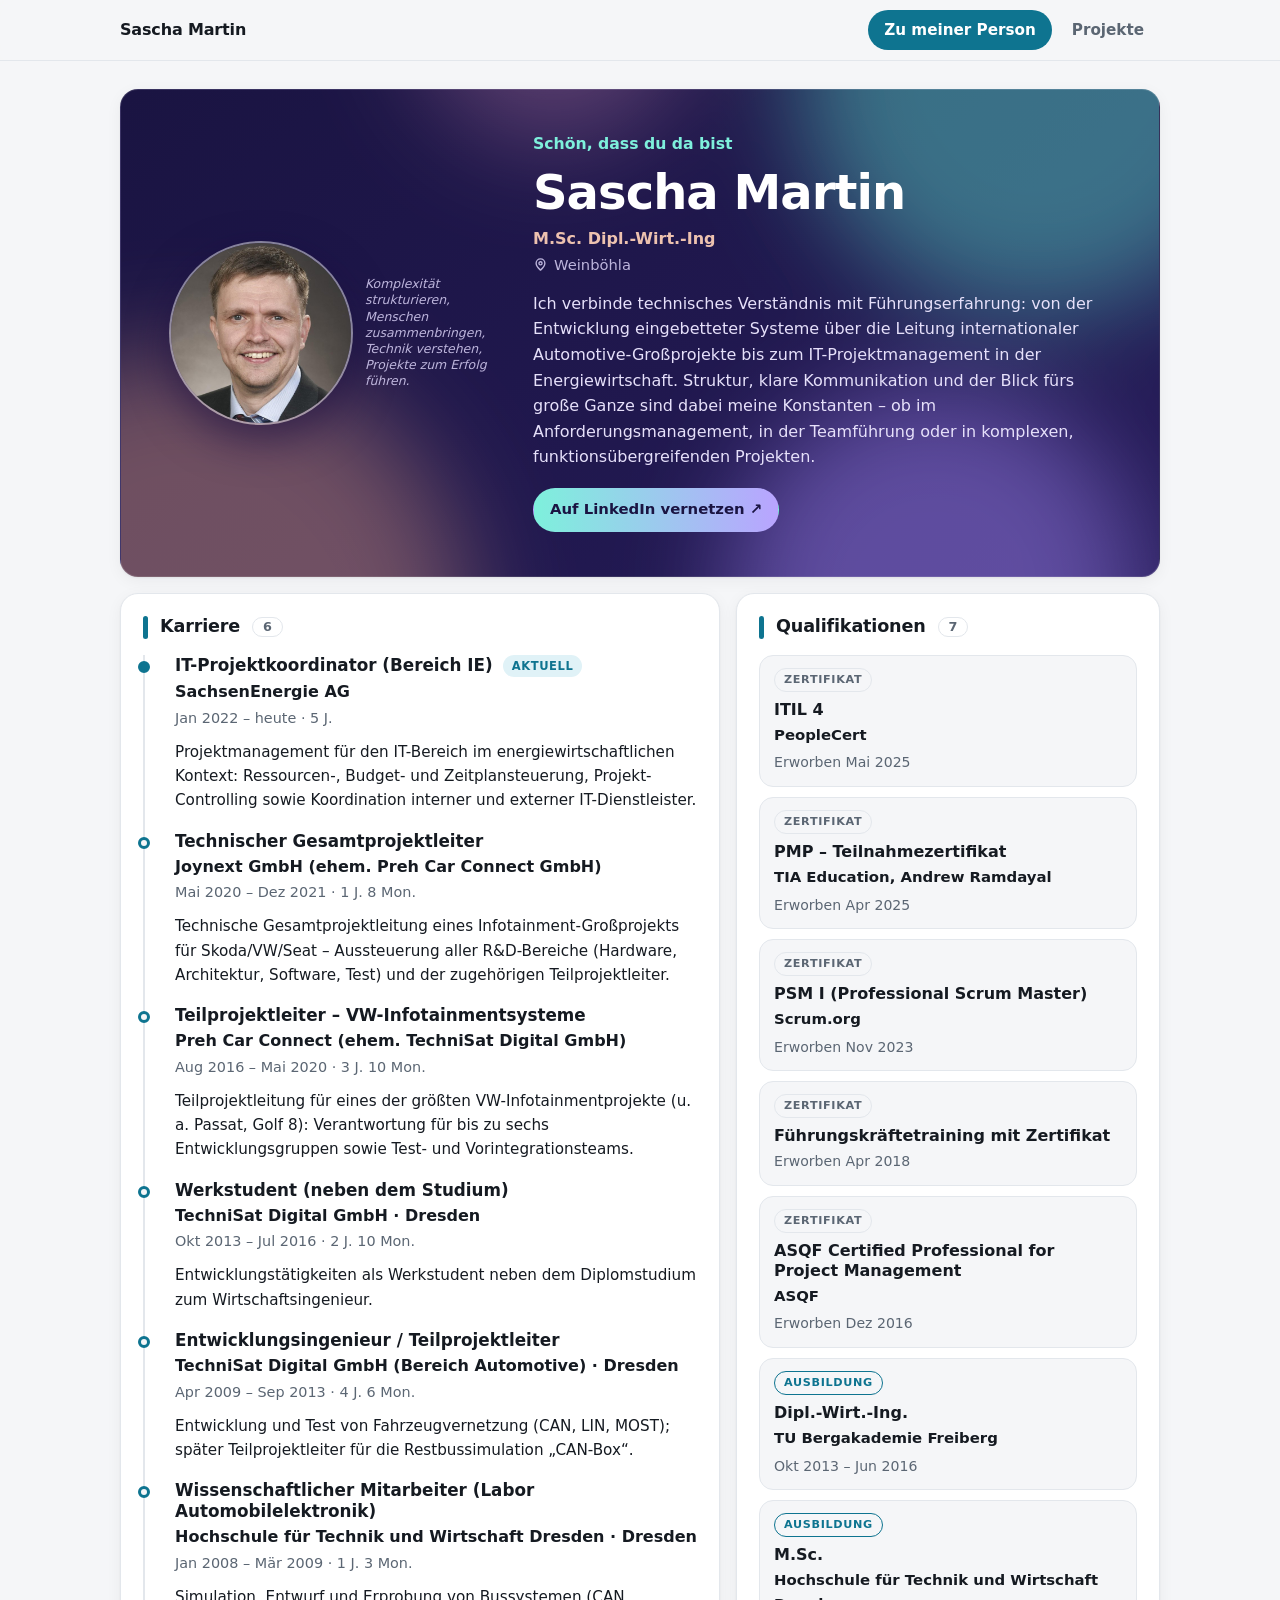
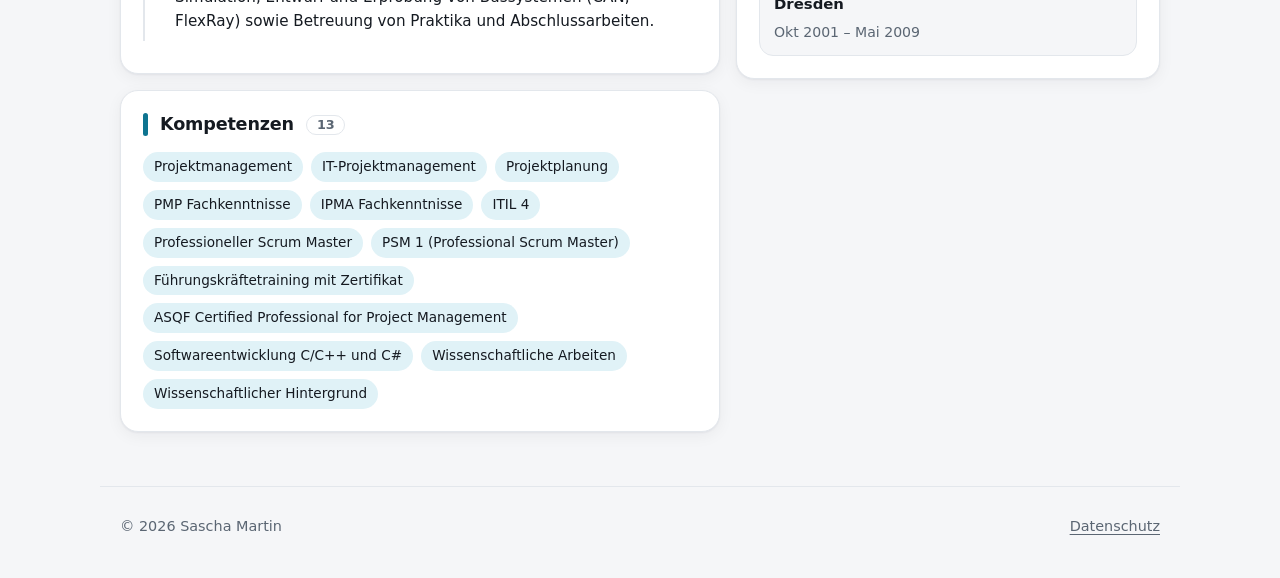
<file: index.html>
<!doctype html>
<html lang="de">
<head>
  <meta charset="utf-8">
  <meta name="viewport" content="width=device-width, initial-scale=1">
  <title>Persönliche Homepage</title>
  <meta name="description" content="Beruflicher Werdegang, Qualifikationen und Kompetenzen – kompakt und aktuell.">
  <meta name="color-scheme" content="light dark">
  <!-- Verhindert versehentliches Nachladen externer Inhalte (Datenschutz) -->
  <meta http-equiv="Content-Security-Policy" content="default-src 'self'; img-src 'self' data:; object-src 'none'; base-uri 'self'; form-action 'none'">
  <link rel="stylesheet" href="css/style.css">
</head>
<body>
  <a class="skip" href="#main">Zum Inhalt springen</a>

  <header class="topbar">
    <div class="wrap topbar-in">
      <a class="brand" id="brand" href="#person">Startseite</a>
      <nav class="tabs" id="tabs" role="tablist" aria-label="Bereiche"></nav>
    </div>
  </header>

  <main class="wrap" id="main" role="tabpanel" tabindex="-1">
    <noscript><p>Diese Seite benötigt JavaScript, um den Inhalt anzuzeigen.</p></noscript>
  </main>

  <footer class="wrap foot">
    <span id="copy"></span>
    <nav aria-label="Rechtliches">
      <a href="datenschutz.html">Datenschutz</a>
    </nav>
  </footer>

  <script src="data/config.js"></script>
  <script src="data/daten.js"></script>
  <script src="data/projekte.js"></script>
  <script src="js/app.js"></script>
</body>
</html>
</file>
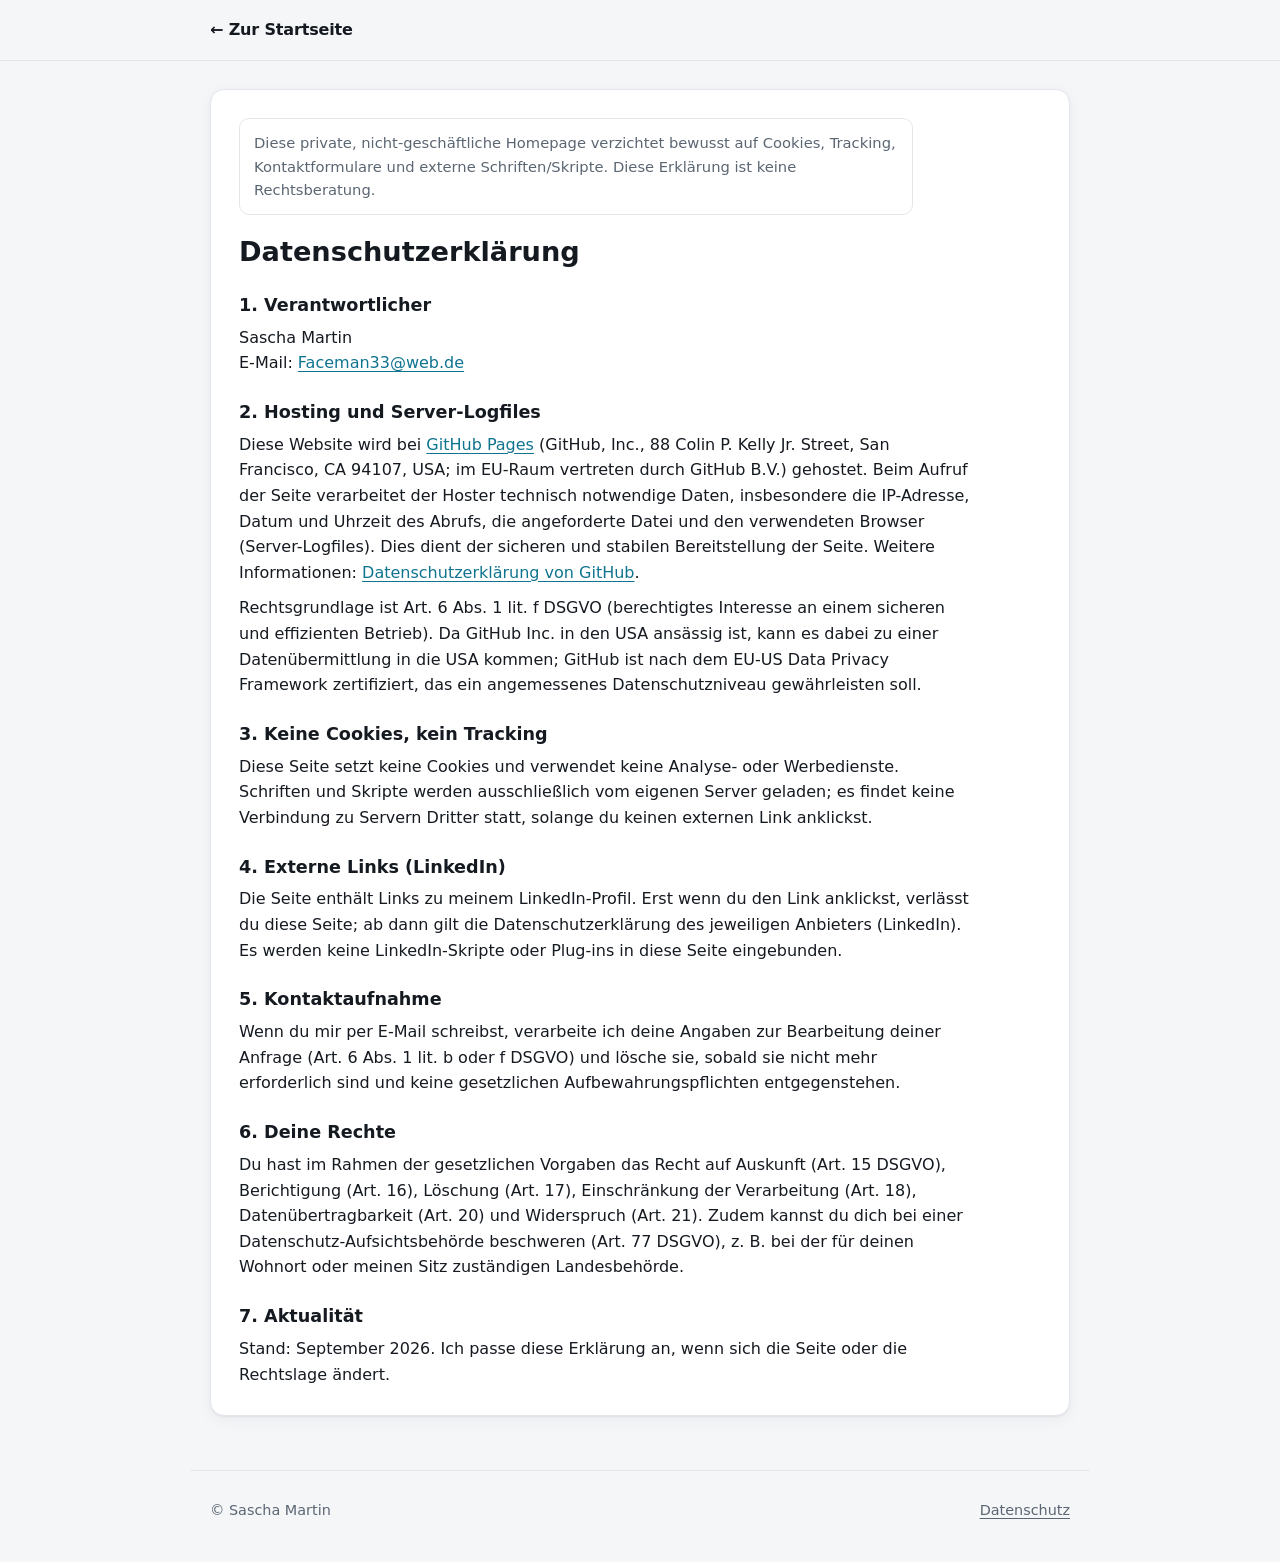
<file: datenschutz.html>
<!doctype html>
<html lang="de">
<head>
  <meta charset="utf-8">
  <meta name="viewport" content="width=device-width, initial-scale=1">
  <title>Datenschutzerklärung</title>
  <meta name="color-scheme" content="light dark">
  <meta http-equiv="Content-Security-Policy" content="default-src 'self'; img-src 'self' data:; object-src 'none'; base-uri 'self'; form-action 'none'">
  <link rel="stylesheet" href="css/style.css">
</head>
<body>
  <header class="topbar">
    <div class="wrap topbar-in">
      <a class="brand" href="index.html">← Zur Startseite</a>
    </div>
  </header>

  <main class="wrap">
    <article class="legal">
      <p class="note">Diese private, nicht-geschäftliche Homepage verzichtet bewusst auf Cookies, Tracking, Kontaktformulare und externe Schriften/Skripte. Diese Erklärung ist keine Rechtsberatung.</p>

      <h1>Datenschutzerklärung</h1>

      <h2>1. Verantwortlicher</h2>
      <p>
        Sascha Martin<br>
        E-Mail: <a href="mailto:Faceman33@web.de">Faceman33@web.de</a>
      </p>

      <h2>2. Hosting und Server-Logfiles</h2>
      <p>Diese Website wird bei <a href="https://pages.github.com/" target="_blank" rel="noopener noreferrer">GitHub Pages</a> (GitHub, Inc., 88 Colin P. Kelly Jr. Street, San Francisco, CA 94107, USA; im EU-Raum vertreten durch GitHub B.V.) gehostet. Beim Aufruf der Seite verarbeitet der Hoster technisch notwendige Daten, insbesondere die IP-Adresse, Datum und Uhrzeit des Abrufs, die angeforderte Datei und den verwendeten Browser (Server-Logfiles). Dies dient der sicheren und stabilen Bereitstellung der Seite. Weitere Informationen: <a href="https://docs.github.com/site-policy/privacy-policies/github-general-privacy-statement" target="_blank" rel="noopener noreferrer">Datenschutzerklärung von GitHub</a>.</p>
      <p>Rechtsgrundlage ist Art. 6 Abs. 1 lit. f DSGVO (berechtigtes Interesse an einem sicheren und effizienten Betrieb). Da GitHub Inc. in den USA ansässig ist, kann es dabei zu einer Datenübermittlung in die USA kommen; GitHub ist nach dem EU-US Data Privacy Framework zertifiziert, das ein angemessenes Datenschutzniveau gewährleisten soll.</p>

      <h2>3. Keine Cookies, kein Tracking</h2>
      <p>Diese Seite setzt keine Cookies und verwendet keine Analyse- oder Werbedienste. Schriften und Skripte werden ausschließlich vom eigenen Server geladen; es findet keine Verbindung zu Servern Dritter statt, solange du keinen externen Link anklickst.</p>

      <h2>4. Externe Links (LinkedIn)</h2>
      <p>Die Seite enthält Links zu meinem LinkedIn-Profil. Erst wenn du den Link anklickst, verlässt du diese Seite; ab dann gilt die Datenschutzerklärung des jeweiligen Anbieters (LinkedIn). Es werden keine LinkedIn-Skripte oder Plug-ins in diese Seite eingebunden.</p>

      <h2>5. Kontaktaufnahme</h2>
      <p>Wenn du mir per E-Mail schreibst, verarbeite ich deine Angaben zur Bearbeitung deiner Anfrage (Art. 6 Abs. 1 lit. b oder f DSGVO) und lösche sie, sobald sie nicht mehr erforderlich sind und keine gesetzlichen Aufbewahrungspflichten entgegenstehen.</p>

      <h2>6. Deine Rechte</h2>
      <p>Du hast im Rahmen der gesetzlichen Vorgaben das Recht auf Auskunft (Art. 15 DSGVO), Berichtigung (Art. 16), Löschung (Art. 17), Einschränkung der Verarbeitung (Art. 18), Datenübertragbarkeit (Art. 20) und Widerspruch (Art. 21). Zudem kannst du dich bei einer Datenschutz-Aufsichtsbehörde beschweren (Art. 77 DSGVO), z. B. bei der für deinen Wohnort oder meinen Sitz zuständigen Landesbehörde.</p>

      <h2>7. Aktualität</h2>
      <p>Stand: September 2026. Ich passe diese Erklärung an, wenn sich die Seite oder die Rechtslage ändert.</p>
    </article>
  </main>

  <footer class="wrap foot">
    <span>© Sascha Martin</span>
    <nav aria-label="Rechtliches">
      <a href="datenschutz.html">Datenschutz</a>
    </nav>
  </footer>
</body>
</html>
</file>
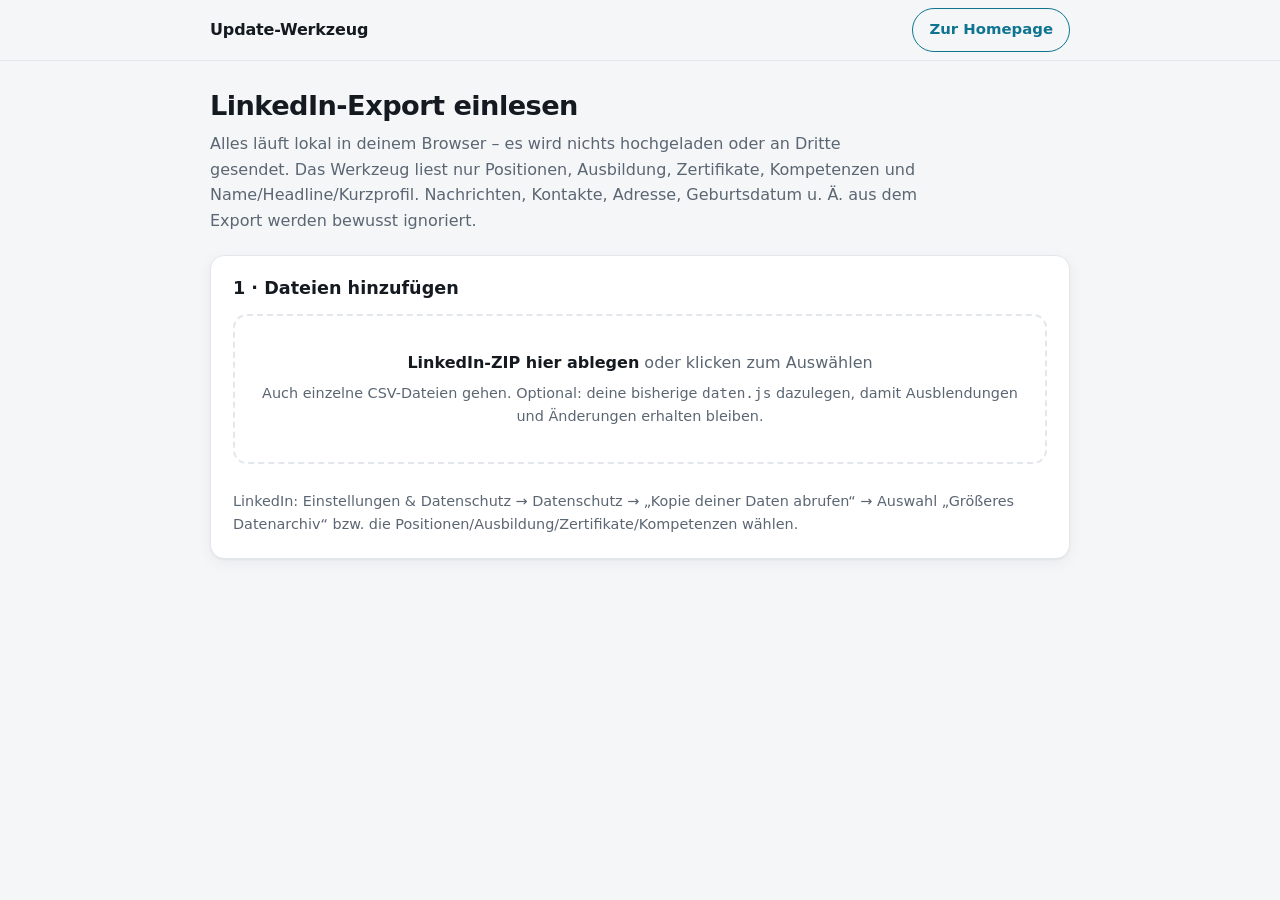
<file: tools/update.html>
<!doctype html>
<html lang="de">
<head>
  <meta charset="utf-8">
  <meta name="viewport" content="width=device-width, initial-scale=1">
  <meta name="robots" content="noindex,nofollow">
  <title>Update-Werkzeug</title>
  <link rel="stylesheet" href="../css/style.css">
  <style>
    h1.page { font-size: 1.7rem; letter-spacing: -.02em; }
    .lead { color: var(--muted); margin-top: 8px; max-width: 70ch; }
    .card { background: var(--surface); border: 1px solid var(--line); border-radius: var(--radius); padding: 22px; box-shadow: var(--shadow); margin-top: 22px; }
    .card > h2 { font-size: 1.1rem; margin-bottom: 14px; }
    .drop { border: 2px dashed var(--line); border-radius: var(--radius); padding: 34px 20px; text-align: center; cursor: pointer; color: var(--muted); transition: border-color .15s, background .15s; }
    .drop:hover, .drop.over { border-color: var(--accent); background: var(--accent-soft); color: var(--text); }
    .drop strong { color: var(--text); }
    .log { list-style: none; margin: 14px 0 0; padding: 0; font-size: .92rem; display: grid; gap: 4px; }
    .log li::before { display: inline-block; width: 1.4em; }
    .log .ok::before { content: "✓"; color: #16803c; font-weight: 700; }
    .log .skip::before { content: "–"; color: var(--muted); }
    .log .err::before { content: "✕"; color: #c0362c; font-weight: 700; }
    .log .err { color: #c0362c; }
    .form { display: grid; grid-template-columns: 1fr 1fr; gap: 12px 16px; }
    .form .full { grid-column: 1 / -1; }
    label.f { display: grid; gap: 4px; font-size: .85rem; font-weight: 600; color: var(--muted); }
    input[type=text], input[type=url], input[type=email], textarea {
      font: inherit; color: var(--text); background: var(--bg); border: 1px solid var(--line); border-radius: 10px; padding: 9px 12px; width: 100%;
    }
    textarea { min-height: 90px; resize: vertical; }
    .group { margin-top: 26px; }
    .group h3 { font-size: 1rem; display: flex; align-items: center; gap: 10px; margin-bottom: 10px; }
    .items { list-style: none; margin: 0; padding: 0; display: grid; gap: 8px; }
    .items label { display: flex; gap: 12px; align-items: flex-start; padding: 10px 12px; border: 1px solid var(--line); border-radius: 10px; cursor: pointer; background: var(--bg); }
    .items label:has(input:not(:checked)) { opacity: .5; }
    .items input { margin-top: 5px; width: 18px; height: 18px; accent-color: var(--accent); flex: none; }
    .items .t { font-weight: 600; }
    .items .s { color: var(--muted); font-size: .88rem; }
    .row { display: flex; gap: 12px; flex-wrap: wrap; align-items: center; }
    button.btn { cursor: pointer; font: inherit; font-weight: 600; }
    .hint { color: var(--muted); font-size: .9rem; margin-top: 12px; }
    .warn { color: #a05a00; font-size: .9rem; margin-top: 10px; }
    ol.steps { padding-left: 20px; color: var(--muted); }
    ol.steps li { margin-top: 4px; }
    @media (max-width: 640px) { .form { grid-template-columns: 1fr; } }
  </style>
</head>
<body>
  <header class="topbar">
    <div class="wrap topbar-in">
      <strong class="brand">Update-Werkzeug</strong>
      <a class="btn" href="../index.html">Zur Homepage</a>
    </div>
  </header>

  <main class="wrap">
    <h1 class="page">LinkedIn-Export einlesen</h1>
    <p class="lead">Alles läuft lokal in deinem Browser – es wird nichts hochgeladen oder an Dritte gesendet. Das Werkzeug liest nur Positionen, Ausbildung, Zertifikate, Kompetenzen und Name/Headline/Kurzprofil. Nachrichten, Kontakte, Adresse, Geburtsdatum u. Ä. aus dem Export werden bewusst ignoriert.</p>

    <section class="card">
      <h2>1 · Dateien hinzufügen</h2>
      <div id="drop" class="drop" tabindex="0" role="button" aria-label="Dateien auswählen oder hierher ziehen">
        <p><strong>LinkedIn-ZIP hier ablegen</strong> oder klicken zum Auswählen</p>
        <p style="font-size:.9rem;margin-top:6px">Auch einzelne CSV-Dateien gehen. Optional: deine bisherige <code>daten.js</code> dazulegen, damit Ausblendungen und Änderungen erhalten bleiben.</p>
      </div>
      <input id="file" type="file" multiple accept=".zip,.csv,.js" hidden>
      <ul id="log" class="log" aria-live="polite"></ul>
      <p class="hint">LinkedIn: Einstellungen &amp; Datenschutz → Datenschutz → „Kopie deiner Daten abrufen“ → Auswahl „Größeres Datenarchiv“ bzw. die Positionen/Ausbildung/Zertifikate/Kompetenzen wählen.</p>
    </section>

    <section class="card" id="edit" hidden>
      <h2>2 · Prüfen und auswählen</h2>

      <div class="form">
        <label class="f">Name<input type="text" id="f_name" autocomplete="off"></label>
        <label class="f">Titel / Headline<input type="text" id="f_titel" autocomplete="off"></label>
        <label class="f full">Kurzprofil<textarea id="f_kurzprofil"></textarea></label>
        <label class="f">Ort<input type="text" id="f_ort" autocomplete="off"></label>
        <label class="f">LinkedIn-Profil (URL)<input type="url" id="f_linkedin" placeholder="https://www.linkedin.com/in/…" autocomplete="off"></label>
        <label class="f">E-Mail (optional, öffentlich sichtbar!)<input type="email" id="f_email" autocomplete="off"></label>
        <label class="f">Foto (optional, Pfad z. B. img/foto.jpg)<input type="text" id="f_foto" autocomplete="off"></label>
      </div>

      <div class="group"><h3>Karriere <span class="count" id="c_karriere"></span></h3><ul class="items" id="l_karriere"></ul></div>
      <div class="group"><h3>Qualifikationen <span class="count" id="c_qualifikationen"></span></h3><ul class="items" id="l_qualifikationen"></ul></div>
      <div class="group"><h3>Kompetenzen <span class="count" id="c_kompetenzen"></span></h3><ul class="items" id="l_kompetenzen"></ul></div>
      <p class="hint">Häkchen entfernt = Eintrag erscheint nicht auf der Homepage (bleibt aber gemerkt, wenn du beim nächsten Mal deine <code>daten.js</code> mit hinzufügst).</p>
    </section>

    <section class="card" id="out" hidden>
      <h2>3 · Herunterladen und veröffentlichen</h2>
      <div class="row">
        <button class="btn primary" id="dl" type="button">daten.js herunterladen</button>
        <button class="btn" id="reset" type="button">Neu beginnen</button>
      </div>
      <p class="warn" id="warn" hidden></p>
      <ol class="steps">
        <li>Heruntergeladene <code>daten.js</code> in den Ordner <code>data/</code> der Homepage kopieren und die alte Datei ersetzen.</li>
        <li>Lokal <code>index.html</code> öffnen und prüfen.</li>
        <li>Änderung ins GitHub-Repository übernehmen (Commit &amp; Push bzw. „Upload files“ im Browser). Die Seite aktualisiert sich danach automatisch.</li>
      </ol>
    </section>
  </main>

<script>
(function () {
  "use strict";
  var $ = function (id) { return document.getElementById(id); };

  /* ---------- Whitelist: nur diese Dateien werden gelesen ---------- */
  var WHITELIST = {
    "positions.csv": "positions",
    "education.csv": "education",
    "certifications.csv": "certs",
    "skills.csv": "skills",
    "profile.csv": "profile"
  };

  var state = {
    prev: null,                       // bisherige daten.js (optional)
    imported: { positions: null, education: null, certs: null, skills: null, profile: null },
    data: null
  };
  var ignoredCount = 0;

  /* ---------- Log ---------- */
  function log(kind, text) {
    var li = document.createElement("li");
    li.className = kind;
    li.textContent = text;
    $("log").appendChild(li);
  }

  /* ---------- ZIP lesen (ohne Bibliothek, nutzt eingebaute Entpackung des Browsers) ---------- */
  async function readZip(buf) {
    var dv = new DataView(buf), u8 = new Uint8Array(buf), eocd = -1;
    for (var i = buf.byteLength - 22; i >= Math.max(0, buf.byteLength - 65557); i--) {
      if (dv.getUint32(i, true) === 0x06054b50) { eocd = i; break; }
    }
    if (eocd < 0) throw new Error("Keine gültige ZIP-Datei.");
    var count = dv.getUint16(eocd + 10, true);
    var p = dv.getUint32(eocd + 16, true);
    if (count === 0xFFFF || p === 0xFFFFFFFF) throw new Error("ZIP64 (sehr großes Archiv) wird nicht unterstützt – bitte die CSV-Dateien einzeln entpacken und hinzufügen.");
    var entries = [];
    for (var n = 0; n < count; n++) {
      if (dv.getUint32(p, true) !== 0x02014b50) break;
      var method = dv.getUint16(p + 10, true);
      var csize = dv.getUint32(p + 20, true);
      var nlen = dv.getUint16(p + 28, true), elen = dv.getUint16(p + 30, true), clen = dv.getUint16(p + 32, true);
      var lho = dv.getUint32(p + 42, true);
      var name = new TextDecoder("utf-8").decode(u8.subarray(p + 46, p + 46 + nlen));
      entries.push({ name: name, method: method, csize: csize, lho: lho });
      p += 46 + nlen + elen + clen;
    }
    async function extract(e) {
      var lnlen = dv.getUint16(e.lho + 26, true), lelen = dv.getUint16(e.lho + 28, true);
      var start = e.lho + 30 + lnlen + lelen;
      var data = u8.subarray(start, start + e.csize);
      if (e.method === 0) return data;
      if (e.method === 8) {
        if (typeof DecompressionStream === "undefined") throw new Error("Dieser Browser kann ZIP nicht entpacken – bitte einen aktuellen Chrome/Edge/Firefox/Safari verwenden oder die CSVs einzeln hinzufügen.");
        var stream = new Blob([data]).stream().pipeThrough(new DecompressionStream("deflate-raw"));
        return new Uint8Array(await new Response(stream).arrayBuffer());
      }
      throw new Error("Nicht unterstützte ZIP-Komprimierung (" + e.method + ").");
    }
    return { entries: entries, extract: extract };
  }

  /* ---------- CSV lesen ---------- */
  function parseCSV(text) {
    if (text.charCodeAt(0) === 0xFEFF) text = text.slice(1);
    var rows = [], row = [], f = "", q = false, c;
    for (var i = 0; i < text.length; i++) {
      c = text[i];
      if (q) {
        if (c === '"') { if (text[i + 1] === '"') { f += '"'; i++; } else q = false; }
        else f += c;
      } else if (c === '"') q = true;
      else if (c === ",") { row.push(f); f = ""; }
      else if (c === "\n" || c === "\r") {
        if (c === "\r" && text[i + 1] === "\n") i++;
        row.push(f); f = ""; rows.push(row); row = [];
      } else f += c;
    }
    if (f !== "" || row.length) { row.push(f); rows.push(row); }
    return rows;
  }
  function norm(s) { return (s || "").trim().toLowerCase().replace(/\s+/g, " "); }
  // Findet die Kopfzeile (LinkedIn setzt manchmal Hinweiszeilen davor) und liefert Objekte
  function table(rows, candidates) {
    var hi = -1;
    for (var i = 0; i < rows.length; i++) {
      if (rows[i].some(function (x) { return candidates.indexOf(norm(x)) >= 0; })) { hi = i; break; }
    }
    if (hi < 0) return null;
    var head = rows[hi].map(norm);
    return rows.slice(hi + 1)
      .filter(function (r) { return r.some(function (x) { return x.trim() !== ""; }); })
      .map(function (r) { var o = {}; head.forEach(function (k, j) { o[k] = (r[j] || "").trim(); }); return o; });
  }
  function g(o, names) {
    for (var i = 0; i < names.length; i++) if (o[names[i]]) return o[names[i]];
    return "";
  }

  /* ---------- Datum -> "JJJJ-MM" oder "JJJJ" ---------- */
  var MONTH_MAP = { jan: 1, feb: 2, mar: 3, "mär": 3, apr: 4, may: 5, mai: 5, jun: 6, jul: 7, aug: 8, sep: 9, sept: 9, oct: 10, okt: 10, nov: 11, dec: 12, dez: 12 };
  function pad(n) { n = String(n); return n.length < 2 ? "0" + n : n; }
  function parseDate(s) {
    s = (s || "").trim();
    if (!s) return null;
    var m;
    if ((m = /^(\d{4})-(\d{1,2})(?:-\d{1,2})?$/.exec(s))) return m[1] + "-" + pad(m[2]);
    if ((m = /^(\d{1,2})[\/.](\d{4})$/.exec(s))) return m[2] + "-" + pad(m[1]);
    if ((m = /^(\d{4})$/.exec(s))) return m[1];
    if ((m = /^([A-Za-zäÄ]+)\.?,?\s+(?:\d{1,2},?\s+)?(\d{4})$/.exec(s))) {
      var w = m[1].toLowerCase();
      var mm = MONTH_MAP[w.slice(0, 4)] || MONTH_MAP[w.slice(0, 3)];
      if (mm) return m[2] + "-" + pad(mm);
    }
    m = /(\d{4})/.exec(s);
    return m ? m[1] : null;
  }
  function safeUrl(u) { return /^https?:\/\//i.test(u || "") ? u : ""; }

  /* ---------- CSV -> Datenmodell ---------- */
  function fromPositions(rows) {
    var t = table(rows, ["company name", "company"]); if (!t) return null;
    return t.map(function (o) {
      return {
        firma: g(o, ["company name", "company"]), titel: g(o, ["title"]), ort: g(o, ["location"]),
        beschreibung: g(o, ["description"]),
        start: parseDate(g(o, ["started on", "start date"])), ende: parseDate(g(o, ["finished on", "end date"])),
        sichtbar: true
      };
    }).filter(function (x) { return x.firma || x.titel; });
  }
  function fromEducation(rows) {
    var t = table(rows, ["school name", "school"]); if (!t) return null;
    return t.map(function (o) {
      var school = g(o, ["school name", "school"]), degree = g(o, ["degree name", "degree"]);
      return {
        art: "ausbildung", name: degree || school, aussteller: degree ? school : "",
        beschreibung: g(o, ["notes"]),
        start: parseDate(g(o, ["start date", "started on"])), ende: parseDate(g(o, ["end date", "finished on"])),
        sichtbar: true
      };
    }).filter(function (x) { return x.name; });
  }
  function fromCerts(rows) {
    var t = table(rows, ["name"]); if (!t) return null;
    return t.map(function (o) {
      return {
        art: "zertifikat", name: g(o, ["name"]), aussteller: g(o, ["authority"]), url: safeUrl(g(o, ["url"])),
        start: parseDate(g(o, ["started on", "issued on"])), ende: parseDate(g(o, ["finished on", "expires on"])),
        sichtbar: true
      };
    }).filter(function (x) { return x.name; });
  }
  function fromSkills(rows) {
    var t = table(rows, ["name"]); if (!t) return null;
    return t.map(function (o) { return { name: g(o, ["name"]), sichtbar: true }; }).filter(function (x) { return x.name; });
  }
  function fromProfile(rows) {
    var t = table(rows, ["first name", "headline"]); if (!t || !t.length) return null;
    var o = t[0]; // Adresse, Geburtsdatum usw. werden bewusst NICHT gelesen
    return {
      name: (g(o, ["first name"]) + " " + g(o, ["last name"])).trim(),
      titel: g(o, ["headline"]), kurzprofil: g(o, ["summary"])
    };
  }
  var PARSERS = { positions: fromPositions, education: fromEducation, certs: fromCerts, skills: fromSkills, profile: fromProfile };
  var LABEL = { positions: "Positions.csv", education: "Education.csv", certs: "Certifications.csv", skills: "Skills.csv", profile: "Profile.csv" };

  /* ---------- Zusammenführen ---------- */
  function keyOf(cat, x) {
    var parts = cat === "karriere" ? [x.firma, x.titel, x.start]
      : cat === "qualifikationen" ? [x.art, x.name, x.aussteller]
      : [x.name];
    return parts.map(function (s) { return norm(s || ""); }).join("|");
  }
  function sortKey(x) {
    var m = /^(\d{4})(?:-(\d{2}))?$/.exec(x.start || x.ende || "");
    return m ? (+m[1]) * 12 + (m[2] ? +m[2] : 1) : -1;
  }
  function mergeList(cat, imported, prevList) {
    var pm = {}; (prevList || []).forEach(function (x) { pm[keyOf(cat, x)] = x; });
    var res = imported.map(function (x) {
      var q = pm[keyOf(cat, x)];
      x.sichtbar = q ? q.sichtbar !== false : true;
      return x;
    });
    var have = {}; res.forEach(function (x) { have[keyOf(cat, x)] = 1; });
    (prevList || []).forEach(function (x) { if (x.manuell && !have[keyOf(cat, x)]) res.push(x); });
    if (cat !== "kompetenzen") res.sort(function (a, b) { return sortKey(b) - sortKey(a); });
    return res;
  }

  function rebuild() {
    var prev = state.data || state.prev || {};
    var im = state.imported;
    var out = {};
    Object.keys(prev).forEach(function (k) { out[k] = prev[k]; });
    var p = { name: "", titel: "", kurzprofil: "", ort: "", linkedin: "", email: "", foto: "" };
    Object.keys(prev.profil || {}).forEach(function (k) { p[k] = prev.profil[k]; });
    if (im.profile) {
      ["name", "titel", "kurzprofil"].forEach(function (k) { if (!p[k]) p[k] = im.profile[k] || ""; });
    }
    out.profil = p;
    out.karriere = im.positions ? mergeList("karriere", im.positions.slice(), prev.karriere) : (prev.karriere || []);
    var q = [];
    var haveEdu = im.education !== null, haveCert = im.certs !== null;
    var prevQ = prev.qualifikationen || [];
    if (haveEdu || haveCert) {
      var pe = prevQ.filter(function (x) { return x.art === "ausbildung"; });
      var pc = prevQ.filter(function (x) { return x.art !== "ausbildung"; });
      q = q.concat(haveEdu ? mergeList("qualifikationen", im.education.slice(), pe) : pe);
      q = q.concat(haveCert ? mergeList("qualifikationen", im.certs.slice(), pc) : pc);
      q.sort(function (a, b) { return sortKey(b) - sortKey(a); });
    } else q = prevQ;
    out.qualifikationen = q;
    out.kompetenzen = im.skills ? mergeList("kompetenzen", im.skills.slice(), prev.kompetenzen) : (prev.kompetenzen || []);
    var d = new Date();
    out.meta = { erstellt: d.getFullYear() + "-" + pad(d.getMonth() + 1) + "-" + pad(d.getDate()), quelle: "LinkedIn-Export" };
    state.data = out;
  }

  /* ---------- Vorschau ---------- */
  var MONTHS = ["Jan", "Feb", "Mär", "Apr", "Mai", "Jun", "Jul", "Aug", "Sep", "Okt", "Nov", "Dez"];
  function fmt(s) {
    var m = /^(\d{4})(?:-(\d{2}))?$/.exec(s || "");
    return m ? (m[2] ? MONTHS[+m[2] - 1] + " " : "") + m[1] : "";
  }
  function rng(a, b) { return a ? fmt(a) + " – " + (b ? fmt(b) : "heute") : (b ? "bis " + fmt(b) : ""); }

  function renderList(cat, ul, counter, describe) {
    var list = state.data[cat] || [];
    ul.textContent = "";
    list.forEach(function (x) {
      var d = describe(x);
      var li = document.createElement("li");
      var lab = document.createElement("label");
      var cb = document.createElement("input");
      cb.type = "checkbox"; cb.checked = x.sichtbar !== false;
      cb.addEventListener("change", function () { x.sichtbar = cb.checked; count(); });
      var box = document.createElement("div");
      var t = document.createElement("div"); t.className = "t"; t.textContent = d[0];
      var s = document.createElement("div"); s.className = "s"; s.textContent = d[1];
      box.appendChild(t); if (d[1]) box.appendChild(s);
      lab.appendChild(cb); lab.appendChild(box); li.appendChild(lab); ul.appendChild(li);
    });
    if (!list.length) { var e = document.createElement("li"); e.className = "s"; e.style.color = "var(--muted)"; e.textContent = "Keine Einträge (Datei noch nicht hinzugefügt?)"; ul.appendChild(e); }
    function count() {
      var v = list.filter(function (x) { return x.sichtbar !== false; }).length;
      counter.textContent = v + " von " + list.length + " sichtbar";
    }
    count();
  }

  function render() {
    $("edit").hidden = false; $("out").hidden = false;
    var p = state.data.profil;
    ["name", "titel", "kurzprofil", "ort", "linkedin", "email", "foto"].forEach(function (k) { $("f_" + k).value = p[k] || ""; });
    renderList("karriere", $("l_karriere"), $("c_karriere"), function (x) {
      return [(x.titel || "") + (x.titel && x.firma ? " · " : "") + (x.firma || ""), rng(x.start, x.ende) + (x.ort ? " · " + x.ort : "")];
    });
    renderList("qualifikationen", $("l_qualifikationen"), $("c_qualifikationen"), function (x) {
      var isEdu = x.art === "ausbildung";
      var when = isEdu ? rng(x.start, x.ende)
        : [x.start ? "erworben " + fmt(x.start) : "", x.ende ? "gültig bis " + fmt(x.ende) : ""].filter(Boolean).join(" · ");
      return [x.name + (isEdu ? "  (Ausbildung)" : "  (Zertifikat)"), [x.aussteller, when].filter(Boolean).join(" · ")];
    });
    renderList("kompetenzen", $("l_kompetenzen"), $("c_kompetenzen"), function (x) { return [x.name, ""]; });
    checkWarn();
  }

  function checkWarn() {
    var msgs = [];
    if (!state.data.profil.name) msgs.push("Bitte einen Namen eintragen.");
    if (state.data.profil.email) msgs.push("Achtung: Die E-Mail-Adresse wird öffentlich auf der Seite angezeigt (Spam-Risiko).");
    var w = $("warn"); w.textContent = msgs.join(" "); w.hidden = !msgs.length;
  }

  ["name", "titel", "kurzprofil", "ort", "linkedin", "email", "foto"].forEach(function (k) {
    $("f_" + k).addEventListener("input", function (e) { if (state.data) { state.data.profil[k] = e.target.value.trim(); checkWarn(); } });
  });

  /* ---------- Dateien verarbeiten ---------- */
  function basename(n) { return n.split(/[\\/]/).pop().toLowerCase(); }
  function decode(bytes) { return new TextDecoder("utf-8").decode(bytes); }

  function takeCSV(kind, text, label) {
    var res = PARSERS[kind](parseCSV(text));
    if (res === null) { log("err", label + ": erwartete Spalten nicht gefunden – Format prüfen."); return; }
    state.imported[kind] = res;
    log("ok", label + ": " + (kind === "profile" ? "Name/Headline/Kurzprofil gelesen" : res.length + " Einträge"));
  }

  function takePrevData(text, label) {
    try {
      var json = text.replace(/^\s*window\.SITE_DATA\s*=\s*/, "").replace(/;\s*$/, "");
      state.prev = JSON.parse(json);
      state.data = null; // Basis neu setzen
      log("ok", label + ": bisherige Daten geladen (Ausblendungen und Profilangaben bleiben erhalten)");
    } catch (e) { log("err", label + ": konnte nicht gelesen werden."); }
  }

  async function handleFiles(files) {
    for (var i = 0; i < files.length; i++) {
      var f = files[i], lname = f.name.toLowerCase();
      try {
        if (lname.endsWith(".zip")) {
          var zip = await readZip(await f.arrayBuffer());
          var found = 0, other = 0;
          for (var j = 0; j < zip.entries.length; j++) {
            var e = zip.entries[j];
            if (/\/$/.test(e.name)) continue;
            var kind = WHITELIST[basename(e.name)];
            if (kind) { found++; takeCSV(kind, decode(await zip.extract(e)), LABEL[kind]); }
            else other++;
          }
          ignoredCount += other;
          if (!found) log("err", f.name + ": keine der erwarteten Dateien gefunden (Positions, Education, Certifications, Skills, Profile).");
          log("skip", f.name + ": " + other + " weitere Dateien bewusst nicht gelesen (Datenschutz)");
        } else if (lname.endsWith(".csv")) {
          var k2 = WHITELIST[lname];
          if (k2) takeCSV(k2, await f.text(), LABEL[k2]);
          else log("skip", f.name + ": wird nicht verwendet");
        } else if (lname.endsWith(".js")) {
          takePrevData(await f.text(), f.name);
        } else log("skip", f.name + ": unbekanntes Format");
      } catch (err) { log("err", f.name + ": " + err.message); }
    }
    var any = state.prev || Object.keys(state.imported).some(function (k) { return state.imported[k] !== null; });
    if (any) { rebuild(); render(); }
  }

  /* ---------- Bedienung ---------- */
  var drop = $("drop"), input = $("file");
  drop.addEventListener("click", function () { input.click(); });
  drop.addEventListener("keydown", function (e) { if (e.key === "Enter" || e.key === " ") { e.preventDefault(); input.click(); } });
  input.addEventListener("change", function () { handleFiles(input.files); input.value = ""; });
  ["dragenter", "dragover"].forEach(function (ev) { drop.addEventListener(ev, function (e) { e.preventDefault(); drop.classList.add("over"); }); });
  ["dragleave", "drop"].forEach(function (ev) { drop.addEventListener(ev, function (e) { e.preventDefault(); drop.classList.remove("over"); }); });
  drop.addEventListener("drop", function (e) { handleFiles(e.dataTransfer.files); });
  window.addEventListener("dragover", function (e) { e.preventDefault(); });
  window.addEventListener("drop", function (e) { e.preventDefault(); });

  $("dl").addEventListener("click", function () {
    if (!state.data) return;
    var txt = "window.SITE_DATA = " + JSON.stringify(state.data, null, 2) + ";\n";
    var a = document.createElement("a");
    a.href = URL.createObjectURL(new Blob([txt], { type: "text/javascript" }));
    a.download = "daten.js";
    document.body.appendChild(a); a.click(); a.remove();
    setTimeout(function () { URL.revokeObjectURL(a.href); }, 1500);
  });
  $("reset").addEventListener("click", function () { location.reload(); });

  // Für automatische Tests
  window.__state = state;
})();
</script>
</body>
</html>
</file>
<file: css/style.css>
/* ==========================================================
   Persönliche Homepage – Styles
   Keine externen Schriften/Ressourcen (DSGVO: keine Verbindung zu Dritten)

   Aufbau:
   1) Farben/Tokens (hell, dunkel automatisch oder per data-theme)
   2) Grundlagen, Kopfzeile, Reiter
   3) Bausteine (Hero, Zeitleiste, Karten, Chips, Projekte, Shop)
   4) Layout-Varianten via <html data-layout="...">
        klassisch (Standard) | seitenleiste | kacheln
   5) Rechtstexte, Fußzeile, Mobil
   ========================================================== */

/* ---------- 1) Tokens ---------- */
:root {
  --bg: #f5f6f8;
  --surface: #ffffff;
  --text: #151a21;
  --muted: #5b6673;
  --line: #e3e7ec;
  --accent: #0e7490;
  --accent-soft: #e0f2f7;
  --accent-ink: #ffffff;
  --hero-a: #0e7490;
  --hero-b: #3b4fd6;
  --hero-ink: #ffffff;
  --warn-bg: #fff4d6;
  --warn-ink: #5a4300;
  --warn-line: #f0d58a;
  --ok: #16803c;
  --radius: 14px;
  --shadow: 0 1px 2px rgba(16, 24, 40, .05), 0 4px 16px rgba(16, 24, 40, .05);
  --w: 900px;
  --font: system-ui, -apple-system, "Segoe UI", Roboto, "Helvetica Neue", Arial, sans-serif;
  color-scheme: light dark;
}
:root[data-theme="light"] { color-scheme: light; }
:root[data-theme="dark"] {
  color-scheme: dark;
  --bg: #0e1217; --surface: #161c24; --text: #e8ecf1; --muted: #9aa6b4; --line: #26303b;
  --accent: #38bdd8; --accent-soft: #12303a; --accent-ink: #04222b;
  --hero-a: #0d3d4d; --hero-b: #232a63; --hero-ink: #eaf2f7;
  --warn-bg: #3a3013; --warn-ink: #f3e2ae; --warn-line: #6b5a22; --ok: #4ade80;
  --shadow: none;
}
@media (prefers-color-scheme: dark) {
  :root:not([data-theme="light"]) {
    --bg: #0e1217; --surface: #161c24; --text: #e8ecf1; --muted: #9aa6b4; --line: #26303b;
    --accent: #38bdd8; --accent-soft: #12303a; --accent-ink: #04222b;
    --hero-a: #0d3d4d; --hero-b: #232a63; --hero-ink: #eaf2f7;
    --warn-bg: #3a3013; --warn-ink: #f3e2ae; --warn-line: #6b5a22; --ok: #4ade80;
    --shadow: none;
  }
}

/* ---------- 2) Grundlagen ---------- */
*, *::before, *::after { box-sizing: border-box; }
[hidden] { display: none !important; }
html { -webkit-text-size-adjust: 100%; scroll-behavior: smooth; }
body { margin: 0; background: var(--bg); color: var(--text); font: 16px/1.6 var(--font); }
a { color: var(--accent); text-underline-offset: 3px; }
a:hover { text-decoration-thickness: 2px; }
:focus-visible { outline: 3px solid var(--accent); outline-offset: 2px; border-radius: 6px; }
h1, h2, h3 { line-height: 1.25; margin: 0; }
p { margin: 0; }

.wrap { width: 100%; max-width: var(--w); margin: 0 auto; padding: 0 20px; }
.skip { position: absolute; left: -999px; top: 8px; background: var(--surface); padding: 8px 12px; border-radius: 8px; z-index: 100; }
.skip:focus { left: 12px; }

.topbar {
  position: sticky; top: 0; z-index: 20;
  background: color-mix(in srgb, var(--bg) 88%, transparent);
  backdrop-filter: saturate(1.4) blur(10px);
  border-bottom: 1px solid var(--line);
}
.topbar-in { display: flex; align-items: center; justify-content: space-between; gap: 16px; min-height: 60px; }
.brand { font-weight: 700; letter-spacing: -.01em; color: var(--text); text-decoration: none; white-space: nowrap; }
.tabs { display: flex; gap: 4px; overflow-x: auto; scrollbar-width: none; padding: 8px 0; }
.tabs::-webkit-scrollbar { display: none; }
.tab {
  font: inherit; font-weight: 600; font-size: .95rem; color: var(--muted); background: transparent;
  border: 0; border-radius: 999px; padding: 8px 16px; cursor: pointer; white-space: nowrap;
  transition: background .15s, color .15s;
}
.tab:hover { color: var(--text); background: var(--accent-soft); }
.tab[aria-selected="true"] { background: var(--accent); color: var(--accent-ink); }

main.wrap { padding-top: 28px; padding-bottom: 24px; outline: none; }

/* ---------- 3) Bausteine ---------- */
.hero {
  display: flex; gap: 22px; align-items: flex-start;
  background: var(--surface); border: 1px solid var(--line); border-radius: calc(var(--radius) + 4px);
  padding: 28px; box-shadow: var(--shadow);
}
.avatar {
  flex: none; width: 84px; height: 84px; border-radius: 50%; display: grid; place-items: center; overflow: hidden;
  background: linear-gradient(135deg, var(--accent), color-mix(in srgb, var(--accent) 55%, #6366f1));
  color: var(--accent-ink); font-size: 1.9rem; font-weight: 700; letter-spacing: .02em;
}
.avatar img { width: 100%; height: 100%; object-fit: cover; object-position: 50% 28%; display: block; }
.avatar-col { flex: none; display: flex; flex-direction: row; align-items: center; gap: 12px; }
.hero-leitspruch { margin: 0; max-width: 130px; text-align: left; font-size: .78rem; font-style: italic; line-height: 1.3; color: var(--muted); }
.hero h1 { font-size: clamp(1.6rem, 4vw, 2.1rem); letter-spacing: -.02em; }
.hero .subtitle { color: var(--accent); font-weight: 600; margin-top: 4px; }
.hero .place { color: var(--muted); font-size: .92rem; margin-top: 2px; }
.hero .summary { margin-top: 14px; max-width: 62ch; white-space: pre-line; }
.actions { display: flex; flex-wrap: wrap; gap: 10px; margin-top: 18px; }
.btn {
  display: inline-flex; align-items: center; gap: 8px; padding: 9px 16px; border-radius: 999px;
  font-weight: 600; font-size: .93rem; text-decoration: none; border: 1px solid var(--accent); color: var(--accent); background: transparent;
}
.btn:hover { background: var(--accent-soft); }
.btn.primary { background: var(--accent); color: var(--accent-ink); }
.btn.primary:hover { filter: brightness(1.08); }

.stats { display: none; }
.stat { background: var(--surface); border: 1px solid var(--line); border-radius: var(--radius); padding: 16px 20px; box-shadow: var(--shadow); }
.stat b { display: block; font-size: 2rem; line-height: 1.1; color: var(--accent); letter-spacing: -.02em; }
.stat span { color: var(--muted); font-size: .9rem; }

.person { display: flex; flex-direction: column; }
.col-side, .col-main { display: contents; }
.hero { order: 1; }
.stats { order: 2; }
.sec-karriere { order: 3; }
.sec-qualifikationen { order: 4; }
.sec-kompetenzen { order: 5; }

.section { margin-top: 40px; }
.section > h2 { display: flex; align-items: center; gap: 12px; font-size: 1.3rem; letter-spacing: -.01em; margin-bottom: 18px; }
.section > h2::before { content: ""; width: 5px; height: 1.3em; border-radius: 3px; background: var(--accent); }
.count { font-size: .8rem; font-weight: 600; color: var(--muted); background: var(--surface); border: 1px solid var(--line); border-radius: 999px; padding: 1px 10px; }

.timeline { list-style: none; margin: 0; padding: 0 0 0 22px; border-left: 2px solid var(--line); }
.tl-item { position: relative; padding: 0 0 8px 18px; margin-bottom: 18px; }
.tl-item::before { content: ""; position: absolute; left: -29px; top: 6px; width: 12px; height: 12px; border-radius: 50%; background: var(--bg); border: 3px solid var(--accent); }
.tl-item.is-current::before { background: var(--accent); }
.tl-card { background: var(--surface); border: 1px solid var(--line); border-radius: var(--radius); padding: 16px 18px; box-shadow: var(--shadow); }
.tl-head { display: flex; flex-wrap: wrap; align-items: center; gap: 10px; }
.tl-head h3 { font-size: 1.05rem; }
.tl-org { font-weight: 600; margin-top: 2px; }
.tl-date { color: var(--muted); font-size: .9rem; margin-top: 2px; }
.tl-desc { margin-top: 10px; white-space: pre-line; font-size: .95rem; }
.badge { font-size: .72rem; font-weight: 700; text-transform: uppercase; letter-spacing: .05em; padding: 2px 9px; border-radius: 999px; background: var(--accent-soft); color: var(--accent); }
.badge.muted { background: transparent; border: 1px solid var(--line); color: var(--muted); }

.grid { list-style: none; margin: 0; padding: 0; display: grid; grid-template-columns: repeat(auto-fill, minmax(270px, 1fr)); gap: 14px; }
.qcard { background: var(--surface); border: 1px solid var(--line); border-radius: var(--radius); padding: 16px 18px; box-shadow: var(--shadow); display: flex; flex-direction: column; gap: 4px; }
.qcard h3 { font-size: 1rem; }
.q-org { font-weight: 600; font-size: .93rem; }
.q-date { color: var(--muted); font-size: .88rem; }
.q-desc { font-size: .9rem; margin-top: 6px; white-space: pre-line; }
.q-link { margin-top: auto; padding-top: 8px; font-size: .9rem; font-weight: 600; }
.tag { align-self: flex-start; font-size: .7rem; font-weight: 700; text-transform: uppercase; letter-spacing: .06em; padding: 2px 9px; border-radius: 999px; border: 1px solid var(--line); color: var(--muted); margin-bottom: 4px; }
.tag-ausbildung { border-color: var(--accent); color: var(--accent); }

.chips { list-style: none; margin: 0; padding: 0; display: flex; flex-wrap: wrap; gap: 8px; }
.chip { background: var(--accent-soft); color: var(--text); border-radius: 999px; padding: 6px 14px; font-size: .92rem; font-weight: 500; }
.empty { color: var(--muted); font-style: italic; }

/* Projekte */
.page-head { margin-bottom: 22px; }
.page-head h1 { font-size: 1.7rem; letter-spacing: -.02em; }
.page-head p { color: var(--muted); margin-top: 6px; max-width: 62ch; }
.pgroup-title { font-size: 1.05rem; font-weight: 700; color: var(--muted); letter-spacing: .01em; margin: 0 0 16px; }
.pdivider { border: 0; border-top: 1px solid var(--line); margin: 34px 0; }
.pgrid { list-style: none; margin: 0; padding: 0; display: grid; grid-template-columns: repeat(auto-fill, minmax(290px, 1fr)); gap: 18px; }
.pcard { background: var(--surface); border: 1px solid var(--line); border-radius: var(--radius); box-shadow: var(--shadow); overflow: hidden; display: flex; flex-direction: column; }
.pshot { aspect-ratio: 16 / 10; display: grid; place-items: center; border-bottom: 1px solid var(--line); background: linear-gradient(135deg, var(--accent-soft), var(--bg)); }
.pshot img { width: 100%; height: 100%; object-fit: cover; object-position: top; display: block; }
.pshot.is-empty { color: var(--muted); font-size: .85rem; align-content: center; justify-items: center; gap: 6px; }
.pshot.is-empty svg { width: 34px; height: 34px; opacity: .7; }
.pbody { padding: 16px 18px 18px; display: flex; flex-direction: column; gap: 10px; flex: 1; }
.pbody h3 { font-size: 1.1rem; }
.phead { display: flex; align-items: center; justify-content: space-between; gap: 10px; }
.pdesc { font-size: .95rem; }
.ptags { list-style: none; margin: 0; padding: 0; display: flex; flex-wrap: wrap; gap: 6px; }
.ptag { font-size: .78rem; padding: 2px 9px; border-radius: 999px; border: 1px solid var(--line); color: var(--muted); }
.plink { margin-top: auto; font-weight: 600; font-size: .92rem; }

/* Business-Projekte: Icon statt Screenshot */
.pdesc-row { display: flex; gap: 12px; align-items: flex-start; }
.picon { flex: none; display: flex; align-items: center; justify-content: center; width: 34px; height: 34px; border-radius: 10px; background: var(--accent-soft); }
.picon svg { width: 20px; height: 20px; color: var(--accent); }
.pdesc-row .pdesc { flex: 1; min-width: 0; }

/* Private Projekte: kompakte Zeilen statt Karten */
.pgrid-rows { grid-template-columns: 1fr; gap: 10px; }
.pcard-row { flex-direction: row; align-items: center; }
.pcard-row .pbody { padding: 14px 16px; gap: 6px; }
.pcard-row .pdesc { font-size: .9rem; }
.pshot-sm { flex: none; width: 112px; height: 112px; margin: 10px; border-radius: var(--radius); aspect-ratio: auto; border-bottom: 0; }
.pshot-sm img { border-radius: calc(var(--radius) - 2px); width: 100%; height: 100%; object-fit: contain; object-position: center; cursor: zoom-in; }
.pshot-sm img:hover { outline: 2px solid var(--accent); outline-offset: -2px; }
.pshot-sm.is-empty svg { width: 22px; height: 22px; }

/* Screenshot-Vollbild (Lightbox) */
.lightbox {
  display: none; position: fixed; inset: 0; z-index: 100; background: rgba(8, 10, 16, .86);
  align-items: center; justify-content: center; padding: 28px;
}
.lightbox.is-open { display: flex; }
.lightbox-img { max-width: min(94vw, 1100px); max-height: 90vh; width: auto; height: auto; border-radius: 10px; box-shadow: 0 20px 60px rgba(0,0,0,.5); }
.lightbox-close {
  position: absolute; top: 18px; right: 20px; width: 42px; height: 42px; border-radius: 50%;
  background: rgba(255,255,255,.12); border: 1px solid rgba(255,255,255,.3); color: #fff;
  display: grid; place-items: center; cursor: pointer;
}
.lightbox-close:hover { background: rgba(255,255,255,.22); }
.lightbox-close svg { width: 18px; height: 18px; }
@media (max-width: 640px) {
  .pcard-row { flex-direction: row; }
  .pshot-sm { width: 84px; height: 84px; margin: 8px; }
  .pcard-row .pbody { padding: 10px 12px; }
}

/* Shop-Platzhalter */
.placeholder-card { text-align: center; background: var(--surface); border: 1px dashed var(--line); border-radius: calc(var(--radius) + 4px); padding: 56px 24px; box-shadow: var(--shadow); }
.placeholder-card svg { width: 46px; height: 46px; color: var(--accent); margin-bottom: 14px; }
.placeholder-card h1 { font-size: 1.5rem; }
.placeholder-card p { color: var(--muted); max-width: 52ch; margin: 10px auto 0; }
.placeholder-card .actions { justify-content: center; }

/* ---------- 4a) Layout „seitenleiste“ ---------- */
[data-layout="seitenleiste"] { --w: 1080px; }
[data-layout="seitenleiste"] .person { display: grid; grid-template-columns: 310px minmax(0, 1fr); gap: 28px; align-items: start; }
[data-layout="seitenleiste"] .col-side { display: flex; flex-direction: column; gap: 20px; }
[data-layout="seitenleiste"] .col-main { display: block; }
[data-layout="seitenleiste"] .hero,
[data-layout="seitenleiste"] .stats,
[data-layout="seitenleiste"] .section { order: 0; }
[data-layout="seitenleiste"] .hero { flex-direction: column; gap: 16px; padding: 24px; }
[data-layout="seitenleiste"] .hero h1 { font-size: 1.6rem; }
[data-layout="seitenleiste"] .hero .avatar { width: 116px; height: 116px; }
[data-layout="seitenleiste"] .hero .summary { font-size: .95rem; }
[data-layout="seitenleiste"] .col-side .section { margin-top: 0; background: var(--surface); border: 1px solid var(--line); border-radius: var(--radius); padding: 20px; box-shadow: var(--shadow); }
[data-layout="seitenleiste"] .col-side .section > h2 { font-size: 1.05rem; margin-bottom: 14px; }
[data-layout="seitenleiste"] .col-side .chip { font-size: .85rem; padding: 4px 11px; }
[data-layout="seitenleiste"] .grid { grid-template-columns: repeat(auto-fill, minmax(230px, 1fr)); }
@media (min-width: 861px) {
  [data-layout="seitenleiste"] .col-main > .section:first-child { margin-top: 0; }
}
@media (min-height: 780px) and (min-width: 861px) {
  [data-layout="seitenleiste"] .col-side { position: sticky; top: 84px; }
}
@media (max-width: 860px) {
  [data-layout="seitenleiste"] .person { display: flex; flex-direction: column; gap: 0; }
  [data-layout="seitenleiste"] .col-side, [data-layout="seitenleiste"] .col-main { display: contents; }
  [data-layout="seitenleiste"] .hero { order: 1; }
  [data-layout="seitenleiste"] .sec-karriere { order: 3; margin-top: 40px; }
  [data-layout="seitenleiste"] .sec-qualifikationen { order: 4; }
  [data-layout="seitenleiste"] .sec-kompetenzen { order: 5; margin-top: 40px; }
  [data-layout="seitenleiste"] .hero { flex-direction: row; }
}

/* ---------- 4b) Layout „kacheln“ (Bento-Raster) ---------- */
[data-layout="kacheln"] { --w: 1080px; }
[data-layout="kacheln"] .person { display: grid; grid-template-columns: repeat(12, minmax(0, 1fr)); gap: 16px; align-items: start; }
[data-layout="kacheln"] .hero {
  grid-column: 1 / -1; grid-row: 1; align-items: center; border: 0; padding: 34px;
  background: linear-gradient(135deg, var(--hero-a), var(--hero-b)); color: var(--hero-ink);
}
[data-layout="kacheln"] .hero .avatar { width: 120px; height: 120px; background: rgba(255,255,255,.18); color: var(--hero-ink); border: 2px solid rgba(255,255,255,.35); }
[data-layout="kacheln"] .hero .subtitle { color: var(--hero-ink); opacity: .92; }
[data-layout="kacheln"] .hero .place { color: var(--hero-ink); opacity: .75; }
[data-layout="kacheln"] .hero .hero-leitspruch { color: var(--hero-ink); opacity: .75; }
[data-layout="kacheln"] .hero .btn { color: var(--hero-ink); border-color: rgba(255,255,255,.55); }
[data-layout="kacheln"] .hero .btn:hover { background: rgba(255,255,255,.14); }
[data-layout="kacheln"] .hero .btn.primary { background: #fff; color: #0b2f3a; border-color: #fff; }
[data-layout="kacheln"] .stats { grid-column: 1 / -1; grid-row: 2; display: grid; grid-template-columns: repeat(3, 1fr); gap: 16px; }
[data-layout="kacheln"] .section {
  margin-top: 0; background: var(--surface); border: 1px solid var(--line); border-radius: calc(var(--radius) + 4px);
  padding: 22px; box-shadow: var(--shadow);
}
[data-layout="kacheln"] .sec-karriere { grid-column: 1 / span 7; grid-row: 3; order: 0; }
[data-layout="kacheln"] .sec-kompetenzen { grid-column: 1 / span 7; grid-row: 4; order: 0; }
[data-layout="kacheln"] .sec-qualifikationen { grid-column: 8 / -1; grid-row: 3 / span 2; order: 0; }
[data-layout="kacheln"] .hero, [data-layout="kacheln"] .stats { order: 0; }
[data-layout="kacheln"] .section > h2 { font-size: 1.1rem; margin-bottom: 16px; }
[data-layout="kacheln"] .tl-card { background: transparent; border: 0; box-shadow: none; padding: 0; }
[data-layout="kacheln"] .timeline { padding-left: 16px; }
[data-layout="kacheln"] .tl-item { padding-left: 14px; margin-bottom: 10px; }
[data-layout="kacheln"] .tl-item::before { left: -23px; }
[data-layout="kacheln"] .tl-item + .tl-item .tl-card { border-top: 0; }
[data-layout="kacheln"] .grid { grid-template-columns: 1fr; gap: 10px; }
[data-layout="kacheln"] .qcard { background: var(--bg); box-shadow: none; padding: 12px 14px; }
[data-layout="kacheln"] .chip { font-size: .85rem; padding: 4px 11px; }
/* Variante D: Kacheln ohne Kennzahlen-Reihe */
[data-layout="kacheln"][data-kennzahlen="aus"] .stats { display: none; }
[data-layout="kacheln"][data-kennzahlen="aus"] .sec-karriere { grid-row: 2; }
[data-layout="kacheln"][data-kennzahlen="aus"] .sec-kompetenzen { grid-row: 3; }
[data-layout="kacheln"][data-kennzahlen="aus"] .sec-qualifikationen { grid-row: 2 / span 2; }
@media (max-width: 860px) {
  [data-layout="kacheln"] .person { display: flex; flex-direction: column; }
  [data-layout="kacheln"] .hero { order: 1; padding: 24px; align-items: flex-start; }
  [data-layout="kacheln"] .stats { order: 2; grid-template-columns: repeat(3, 1fr); gap: 10px; }
  [data-layout="kacheln"] .stat { padding: 12px; }
  [data-layout="kacheln"] .stat b { font-size: 1.5rem; }
  [data-layout="kacheln"] .sec-karriere { order: 3; }
  [data-layout="kacheln"] .sec-qualifikationen { order: 4; }
  [data-layout="kacheln"] .sec-kompetenzen { order: 5; }
}

/* ---------- 5) Fußzeile, Rechtstexte, Mobil ---------- */
.foot { display: flex; flex-wrap: wrap; justify-content: space-between; gap: 10px 20px; padding-top: 28px; padding-bottom: 40px; margin-top: 30px; border-top: 1px solid var(--line); color: var(--muted); font-size: .9rem; }
.foot nav { display: flex; gap: 18px; }
.foot a { color: var(--muted); }
.foot a:hover { color: var(--accent); }

.legal { background: var(--surface); border: 1px solid var(--line); border-radius: var(--radius); padding: 28px; box-shadow: var(--shadow); }
.legal h1 { font-size: 1.7rem; margin-bottom: 16px; }
.legal h2 { font-size: 1.1rem; margin: 26px 0 8px; }
.legal p, .legal li { max-width: 72ch; }
.legal p + p { margin-top: 10px; }
.legal ul { padding-left: 20px; }
.notice { background: var(--warn-bg); color: var(--warn-ink); border: 1px solid var(--warn-line); border-radius: 10px; padding: 12px 14px; font-size: .92rem; margin-bottom: 20px; }
.ph { background: var(--warn-bg); color: var(--warn-ink); padding: 0 4px; border-radius: 4px; }
.note { background: var(--surface); color: var(--muted); border: 1px solid var(--line); border-radius: 10px; padding: 12px 14px; font-size: .92rem; margin-bottom: 20px; }

@media (max-width: 640px) {
  .topbar-in { flex-wrap: wrap; padding-top: 6px; }
  .tabs { width: 100%; }
  .hero { flex-direction: column; padding: 22px; }
  .avatar { width: 72px; height: 72px; font-size: 1.6rem; }
  [data-layout="seitenleiste"] .hero, [data-layout="kacheln"] .hero { flex-direction: column; }
}
@media (prefers-reduced-motion: reduce) { html { scroll-behavior: auto; } * { transition: none !important; } }
@media print { .topbar, .foot nav, .actions { display: none; } body { background: #fff; } }

/* ==== HERO-VARIANTEN D, D1, D2, D3 (Kachel-Layout ohne Kennzahlen) ====
   Aktivierung über config.js: layout: "kacheln-ohne-kennzahlen" (D), "kacheln-d1", "kacheln-d2", "kacheln-d3"
   Die Motive (Skyline, Sterne) sind eingebettete SVGs: keine externen Ressourcen. */
[data-hero] .hero { position: relative; overflow: hidden; isolation: isolate; }
[data-hero] .hero > * { position: relative; z-index: 1; }
[data-hero] .hero h1 { letter-spacing: -.025em; }
[data-hero] .hero .place::before {
  content: ""; display: inline-block; width: 15px; height: 15px; margin-right: 6px; vertical-align: -2px;
  background: url("[data-uri]") center / contain no-repeat;
}

/* --- D: Skyline im Abendlicht --- */
[data-hero="d"] .hero {
  padding: 40px 42px 118px; align-items: center; gap: 30px;
  background:
    radial-gradient(120% 80% at 50% 125%, rgba(255, 158, 84, .42), transparent 62%),
    linear-gradient(180deg, #0a1330 0%, #12305a 60%, #1b4068 100%);
  border: 1px solid rgba(255, 255, 255, .1);
  box-shadow: 0 18px 50px rgba(2, 8, 24, .45);
}
[data-hero="d"] .hero::before {
  content: ""; position: absolute; inset: auto 0 0 0; height: 150px; z-index: 0; pointer-events: none;
  background:
    url("[data-uri]") repeat-x left bottom / auto 120px,
    url("[data-uri]") repeat-x 90px bottom / auto 150px;
}
[data-hero="d"] .hero::after {
  content: ""; position: absolute; inset: 0 0 45% 0; z-index: 0; pointer-events: none; opacity: .8;
  background: url("[data-uri]") repeat left top;
}
[data-hero="d"] .hero .avatar {
  width: 132px; height: 132px; border: 3px solid rgba(255, 255, 255, .9);
  box-shadow: 0 0 0 7px rgba(56, 189, 216, .22), 0 0 44px rgba(255, 170, 90, .35), 0 12px 34px rgba(0, 0, 0, .5);
}
[data-hero="d"] .hero h1 { font-size: clamp(2rem, 5vw, 2.9rem); }
[data-hero="d"] .hero .subtitle { letter-spacing: .01em; }

/* --- D1: Glas und Lichter (Nachtstadt, Bokeh) --- */
html[data-hero="d1"] { overflow-x: clip; }
[data-hero="d1"] .person { position: relative; isolation: isolate; }
[data-hero="d1"] .person::before {
  content: ""; position: absolute; z-index: -1; pointer-events: none; left: -50px; right: -50px; top: -40px; height: 470px;
  background:
    radial-gradient(circle 120px at 9% 34%, rgba(255, 150, 70, .55), transparent 70%),
    radial-gradient(circle 190px at 88% 18%, rgba(45, 190, 220, .50), transparent 70%),
    radial-gradient(circle 140px at 70% 92%, rgba(236, 72, 153, .38), transparent 70%),
    radial-gradient(circle 210px at 26% 96%, rgba(70, 110, 255, .42), transparent 70%),
    radial-gradient(circle 46px at 42% 12%, rgba(255, 210, 120, .55), transparent 72%),
    radial-gradient(circle 34px at 58% 70%, rgba(120, 240, 255, .45), transparent 72%),
    radial-gradient(circle 60px at 95% 62%, rgba(255, 130, 200, .40), transparent 72%);
  filter: blur(3px);
}
[data-hero="d1"] .hero {
  padding: 40px 44px; gap: 32px; align-items: center;
  background: linear-gradient(135deg, rgba(255, 255, 255, .13), rgba(255, 255, 255, .04));
  -webkit-backdrop-filter: blur(22px) saturate(1.4); backdrop-filter: blur(22px) saturate(1.4);
  border: 1px solid rgba(255, 255, 255, .22);
  box-shadow: 0 20px 60px rgba(0, 0, 0, .45), inset 0 1px 0 rgba(255, 255, 255, .25);
}
[data-hero="d1"] .hero .avatar {
  width: 148px; height: 148px; border-radius: 34px; border: 1px solid rgba(255, 255, 255, .45);
  box-shadow: 0 14px 40px rgba(0, 0, 0, .5);
}
[data-hero="d1"] .hero .avatar img { border-radius: 0; }
[data-hero="d1"] .hero h1 { font-size: clamp(2rem, 5vw, 2.8rem); }

/* --- D2: Editorial-Raster --- */
[data-hero="d2"] .hero {
  flex-direction: row-reverse; justify-content: space-between; align-items: center; gap: 40px;
  padding: 44px 56px 44px 48px; color: #e8ecf1;
  background:
    linear-gradient(rgba(255, 255, 255, .05) 1px, transparent 1px) 0 0 / 44px 44px,
    linear-gradient(90deg, rgba(255, 255, 255, .05) 1px, transparent 1px) 0 0 / 44px 44px,
    linear-gradient(135deg, #0a101c, #111c30);
  border: 1px solid rgba(255, 255, 255, .1);
}
[data-hero="d2"] .hero .avatar {
  flex: none; width: 210px; height: 262px; border-radius: 6px; border: 0; background: #1a2436;
  box-shadow: 14px 14px 0 var(--accent);
}
[data-hero="d2"] .hero .avatar img { object-position: 50% 24%; }
[data-hero="d2"] .hero > div:not(.avatar) { flex: 1; min-width: 0; }
[data-hero="d2"] .hero h1 { font-size: clamp(2.3rem, 5.6vw, 3.4rem); line-height: 1.02; letter-spacing: -.035em; }
[data-hero="d2"] .hero h1::before {
  content: "PROFIL"; display: block; margin-bottom: 14px; font: 700 .74rem/1 ui-monospace, "SF Mono", Menlo, Consolas, monospace;
  letter-spacing: .3em; color: var(--accent);
}
[data-hero="d2"] .hero .subtitle { color: #e8ecf1; margin-top: 12px; padding-left: 12px; border-left: 3px solid var(--accent); }
[data-hero="d2"] .hero .summary { color: #b8c3d1; }

/* --- D3: Viewfinder mit Skyline-Linie --- */
[data-hero="d3"] .hero {
  padding: 42px 46px; gap: 36px; align-items: center;
  background:
    radial-gradient(90% 120% at 100% 0%, rgba(56, 189, 216, .16), transparent 60%),
    linear-gradient(135deg, #0a1220, #0f1d33);
  border: 1px solid rgba(255, 255, 255, .1);
  box-shadow: inset 0 -4px 0 var(--accent);
}
[data-hero="d3"] .hero::before {
  content: ""; position: absolute; right: 0; bottom: 4px; width: min(48%, 540px); height: 70%; z-index: 0; pointer-events: none;
  background: url("[data-uri]") no-repeat right bottom / contain; opacity: .38;
  -webkit-mask-image: linear-gradient(90deg, transparent 0%, #000 55%); mask-image: linear-gradient(90deg, transparent 0%, #000 55%);
}
[data-hero="d3"] .hero .avatar {
  width: 176px; height: 216px; border-radius: 0; overflow: visible; background: none; flex: none;
}
[data-hero="d3"] .hero .avatar img { border-radius: 14px; object-position: 50% 24%; box-shadow: 0 14px 36px rgba(0, 0, 0, .5); }
[data-hero="d3"] .hero .avatar::after {
  content: ""; position: absolute; inset: -10px; pointer-events: none;
  background:
    linear-gradient(var(--accent), var(--accent)) left top / 26px 2px no-repeat,
    linear-gradient(var(--accent), var(--accent)) left top / 2px 26px no-repeat,
    linear-gradient(var(--accent), var(--accent)) right top / 26px 2px no-repeat,
    linear-gradient(var(--accent), var(--accent)) right top / 2px 26px no-repeat,
    linear-gradient(var(--accent), var(--accent)) left bottom / 26px 2px no-repeat,
    linear-gradient(var(--accent), var(--accent)) left bottom / 2px 26px no-repeat,
    linear-gradient(var(--accent), var(--accent)) right bottom / 26px 2px no-repeat,
    linear-gradient(var(--accent), var(--accent)) right bottom / 2px 26px no-repeat;
}
[data-hero="d3"] .hero h1 { font-size: clamp(2.1rem, 5vw, 3rem); }
[data-hero="d3"] .hero .subtitle { color: var(--hero-ink); opacity: .95; }

@media (max-width: 860px) {
  [data-hero="d"] .hero { padding: 28px 24px 108px; }
  [data-hero="d1"] .hero { padding: 28px 24px; }
  [data-hero="d2"] .hero { padding: 28px 30px 34px 24px; flex-direction: column; align-items: flex-start; gap: 26px; }
  [data-hero="d2"] .hero .avatar { width: 150px; height: 188px; box-shadow: 10px 10px 0 var(--accent); }
  [data-hero="d3"] .hero { padding: 32px 24px; align-items: flex-start; }
  [data-hero="d3"] .hero .avatar { width: 140px; height: 172px; }
}
@media (max-width: 860px) {
  [data-hero="d1"] .person::before { left: 0; right: 0; top: -10px; }
}
@media (max-width: 640px) {
  [data-hero] .hero { flex-direction: column; align-items: flex-start; gap: 20px; }
  [data-hero="d2"] .hero { flex-direction: column; }
  [data-hero="d"] .hero .avatar { width: 104px; height: 104px; }
  [data-hero="d1"] .hero .avatar { width: 116px; height: 116px; border-radius: 26px; }
}

/* ==== HERO-VARIANTEN E1–E4 (freundlich, modern) ====
   Aktivierung über config.js: layout: "kacheln-e1", "kacheln-e2", "kacheln-e3" oder "kacheln-e4" */
[data-hero^="e"] .hero .place::before {
  content: ""; display: inline-block; width: 15px; height: 15px; margin-right: 6px; vertical-align: -2px;
  background: currentColor; -webkit-mask: url("[data-uri]") center / contain no-repeat; mask: url("[data-uri]") center / contain no-repeat;
}
[data-hero^="e"] .hero { position: relative; overflow: hidden; isolation: isolate; align-items: center; }
[data-hero^="e"] .hero > * { position: relative; z-index: 1; }
[data-hero^="e"] .hero h1 { letter-spacing: -.02em; }
[data-hero^="e"] .hero .place { opacity: .85; }
[data-hero^="e"] .hero .hero-leitspruch { opacity: .85; }

/* --- E1: Warmer Verlauf (Sonnenaufgang) --- */
[data-hero="e1"] .hero {
  padding: 44px 48px; gap: 36px; color: #2a1226; border: 0;
  background:
    radial-gradient(circle 190px at 93% 12%, rgba(255, 255, 255, .42), transparent 70%),
    radial-gradient(circle 150px at 66% 108%, rgba(255, 255, 255, .30), transparent 70%),
    linear-gradient(135deg, #ffbf78 0%, #ff8f7d 50%, #ff80ad 100%);
  box-shadow: 0 18px 44px rgba(255, 128, 140, .25);
}
[data-hero="e1"] .hero .avatar {
  width: 168px; height: 168px; border: 6px solid #fff; background: #fff;
  box-shadow: 0 16px 34px rgba(120, 30, 60, .35);
}
[data-hero="e1"] .hero h1 { font-size: clamp(2.1rem, 5vw, 3rem); color: #2a1226; }
[data-hero="e1"] .hero h1::before { content: "Hallo, ich bin"; display: block; margin-bottom: 6px; font-size: 1.05rem; font-weight: 600; letter-spacing: 0; opacity: .8; }
[data-hero="e1"] .hero .subtitle { color: #3a1a30; font-weight: 700; }
[data-hero="e1"] .hero .place { color: #3a1a30; }
[data-hero="e1"] .hero .hero-leitspruch { color: #3a1a30; }
[data-hero="e1"] .hero .summary { color: #3a1a30; }
[data-hero="e1"] .hero .btn { color: #2a1226; border-color: rgba(42, 18, 38, .55); }
[data-hero="e1"] .hero .btn:hover { background: rgba(255, 255, 255, .35); }
[data-hero="e1"] .hero .btn.primary { background: #2a1226; color: #fff; border-color: #2a1226; }

/* --- E2: Pastell-Blobs --- */
[data-hero="e2"] .hero {
  padding: 44px 48px; gap: 38px; color: #f2effc; border: 1px solid rgba(255, 255, 255, .12);
  background: url("[data-uri]") center / cover no-repeat, linear-gradient(140deg, #1a1442, #251b58);
}
[data-hero="e2"] .hero .avatar {
  width: 178px; height: 178px; border: 5px solid rgba(255, 255, 255, .9);
  border-radius: 58% 42% 55% 45% / 50% 58% 42% 50%;
  box-shadow: 0 16px 40px rgba(20, 10, 60, .55), 0 0 0 10px rgba(167, 139, 250, .22);
}
[data-hero="e2"] .hero h1 { font-size: clamp(2.1rem, 5vw, 3rem); color: #fff; }
[data-hero="e2"] .hero h1::before { content: "Schön, dass du da bist"; display: block; margin-bottom: 8px; font-size: .98rem; font-weight: 600; letter-spacing: 0; color: #7ef0dc; }
[data-hero="e2"] .hero .subtitle { color: #ffd1b8; font-weight: 700; }
[data-hero="e2"] .hero .place { color: #d8d0f5; }
[data-hero="e2"] .hero .hero-leitspruch { color: #d8d0f5; }
[data-hero="e2"] .hero .summary { color: #e6e0fa; }
[data-hero="e2"] .hero .btn { color: #f2effc; border-color: rgba(255, 255, 255, .5); }
[data-hero="e2"] .hero .btn:hover { background: rgba(255, 255, 255, .12); }
[data-hero="e2"] .hero .btn.primary { background: linear-gradient(90deg, #7ef0dc, #b9a4ff); color: #1a1442; border-color: transparent; }

/* --- E5: wie E2, aber mit rundem Foto --- */
[data-hero="e2"][data-foto="rund"] .hero .avatar {
  border-radius: 50%; width: 184px; height: 184px; border: 2px solid rgba(255, 255, 255, .35);
  box-shadow: 0 16px 40px rgba(20, 10, 60, .55);
}

/* --- E3: Mint-Welle (zweigeteilt) --- */
[data-hero="e3"] .hero {
  display: grid; grid-template-columns: 330px minmax(0, 1fr); gap: 0; padding: 0; color: #e8f1f6; border: 1px solid rgba(255, 255, 255, .1);
  background: linear-gradient(135deg, #0d1b2b, #12263a);
}
[data-hero="e3"] .hero::before {
  content: ""; position: absolute; z-index: 0; left: 0; top: 0; bottom: 0; width: 330px;
  background: url("[data-uri]") left top / 100% 100% no-repeat;
}
[data-hero="e3"] .hero .avatar {
  justify-self: center; width: 196px; height: 196px; margin-right: 26px; border: 6px solid #fff;
  box-shadow: 0 16px 34px rgba(6, 60, 70, .45);
}
[data-hero="e3"] .hero > div:not(.avatar) { padding: 44px 48px 44px 22px; }
[data-hero="e3"] .hero h1 { font-size: clamp(2.1rem, 5vw, 3rem); color: #fff; }
[data-hero="e3"] .hero h1::before { content: "Willkommen"; display: block; margin-bottom: 8px; font-size: .95rem; font-weight: 700; letter-spacing: .02em; color: #7cf0d8; }
[data-hero="e3"] .hero .subtitle { color: #bfeee6; font-weight: 700; }
[data-hero="e3"] .hero .place { color: #a9c4d1; }
[data-hero="e3"] .hero .hero-leitspruch { color: #a9c4d1; }
[data-hero="e3"] .hero .summary { color: #d5e3eb; }
[data-hero="e3"] .hero .btn { color: #e8f1f6; border-color: rgba(255, 255, 255, .5); }
[data-hero="e3"] .hero .btn.primary { background: #7cf0d8; color: #08303a; border-color: #7cf0d8; }

/* --- E4: Helle Papierkarte mit Textmarker --- */
[data-hero="e4"] .hero {
  padding: 46px 52px; gap: 44px; color: #1b2340; border: 0; background: #fffdf7;
  box-shadow: 0 22px 52px rgba(0, 0, 0, .4);
}
[data-hero="e4"] .hero::before {
  content: ""; position: absolute; z-index: 0; right: 0; top: 0; width: 46%; height: 100%; pointer-events: none;
  background:
    radial-gradient(circle 34px at 86% 18%, #ffd76a, transparent 34px),
    radial-gradient(circle 20px at 68% 78%, #ff9b9b, transparent 20px),
    radial-gradient(circle 26px at 94% 70%, #7cf0d8, transparent 26px),
    url("[data-uri]") right 24px bottom 22px / 14px 14px repeat;
  -webkit-mask-image: linear-gradient(90deg, transparent, #000 45%); mask-image: linear-gradient(90deg, transparent, #000 45%);
}
[data-hero="e4"] .hero .avatar {
  width: 176px; height: 176px; border-radius: 40px; border: 7px solid #fff; background: #fff; transform: rotate(-3deg);
  box-shadow: 0 16px 34px rgba(27, 35, 64, .28);
}
[data-hero="e4"] .hero h1 { font-size: clamp(2.1rem, 5vw, 3rem); color: #1b2340; }
[data-hero="e4"] .hero h1 {
  display: inline; padding: 0 8px; margin-left: -8px; -webkit-box-decoration-break: clone; box-decoration-break: clone;
  background: linear-gradient(transparent 58%, #ffd76a 58% 92%, transparent 92%);
}
[data-hero="e4"] .hero .subtitle { display: block; margin-top: 14px; color: #2c3763; font-weight: 700; }
[data-hero="e4"] .hero .place { color: #56608a; }
[data-hero="e4"] .hero .hero-leitspruch { color: #56608a; }
[data-hero="e4"] .hero .summary { color: #2f3a63; }
[data-hero="e4"] .hero .btn { color: #1b2340; border-color: rgba(27, 35, 64, .5); }
[data-hero="e4"] .hero .btn:hover { background: #f1ecdd; }
[data-hero="e4"] .hero .btn.primary { background: #1b2340; color: #fff; border-color: #1b2340; }

@media (max-width: 860px) {
  [data-hero="e1"] .hero, [data-hero="e2"] .hero { padding: 30px 24px; }
  [data-hero="e4"] .hero { padding: 32px 26px; }
  [data-hero="e3"] .hero { display: flex; flex-direction: column; align-items: flex-start; }
  [data-hero="e3"] .hero::before { width: 100%; height: 210px; bottom: auto; background: linear-gradient(135deg, #7cf0d8, #22b8c6); border-radius: 0 0 50% 50% / 0 0 34px 34px; }
  [data-hero="e3"] .hero .avatar { margin: 34px 0 0 24px; width: 150px; height: 150px; }
  [data-hero="e3"] .hero > div:not(.avatar) { padding: 26px 24px 30px; }
}
@media (max-width: 640px) {
  [data-hero^="e"] .hero { align-items: flex-start; }
  [data-hero="e1"] .hero .avatar, [data-hero="e2"] .hero .avatar, [data-hero="e4"] .hero .avatar { width: 128px; height: 128px; }
  [data-hero="e2"][data-foto="rund"] .hero .avatar { width: 132px; height: 132px; }
}
</file>
